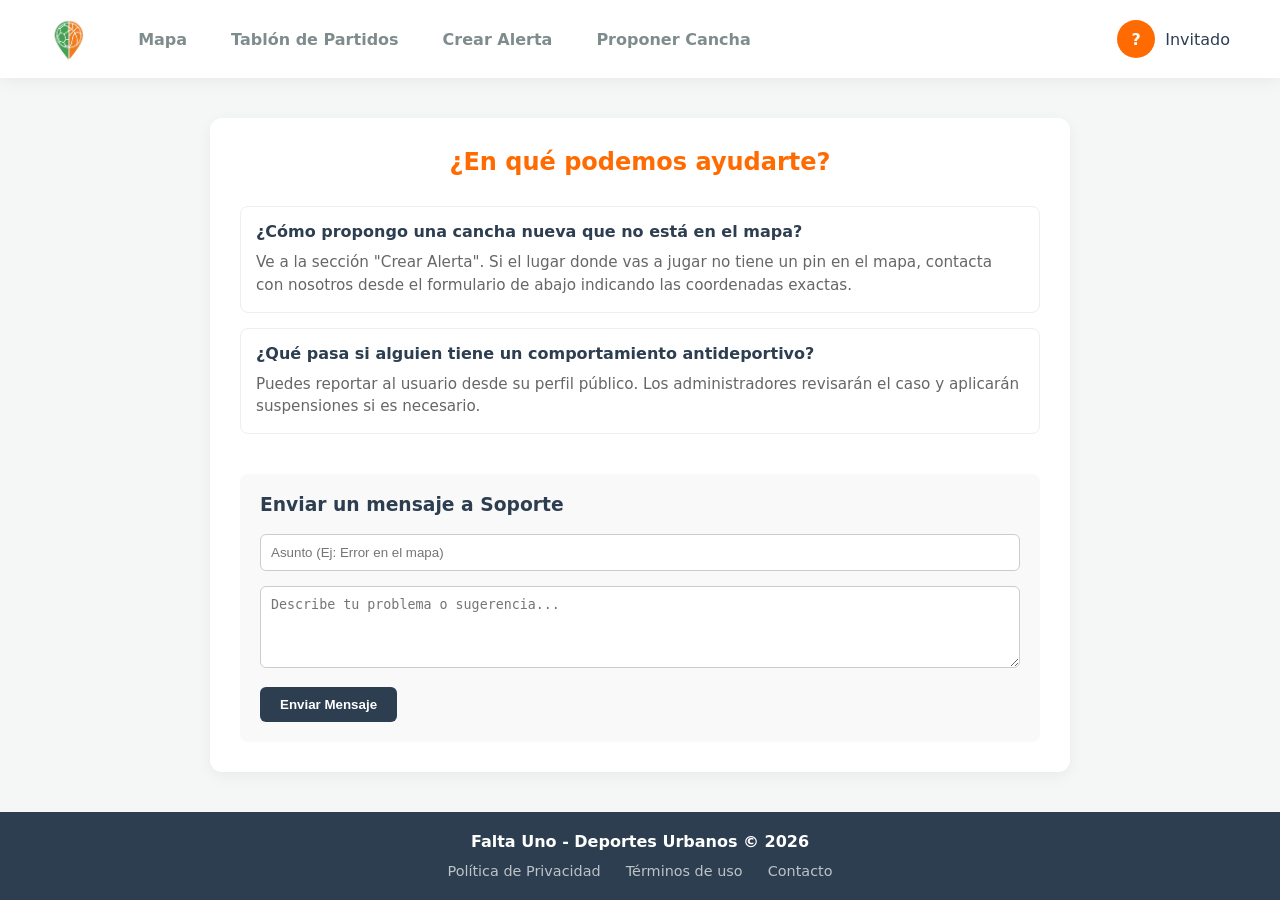
<file: ayuda.html>
<!DOCTYPE html>
<html lang="es">
<head>
    <meta charset="UTF-8">
    <meta name="viewport" content="width=device-width, initial-scale=1.0">
    <title>Falta Uno - Ayuda y Soporte</title>
    <link rel="stylesheet" href="css/global.css">
    <link rel="stylesheet" href="css/ayuda.css">

</head>
<body>
  <header class="main-header">
        <div class="header-left">
            <img src="logo.png" alt="Falta Uno" class="header-logo" onclick="window.location.href='inicio.html'" style="cursor: pointer;">
            
            <nav class="nav-links">
                <a href="inicio.html">Mapa</a>
                <a href="feed.html">Tablón de Partidos</a>
                <a href="crearAlerta.html">Crear Alerta</a>
                <a href="proponerCancha.html">Proponer Cancha</a>
            </nav>
        </div>

        <div class="header-right">
            <div class="user-profile-btn" onclick="toggleMenu()">
                <div class="user-avatar">R</div>
                <span>Rodrigo</span>
            </div>
            
            <div class="dropdown-menu" id="userMenu">
                <a href="perfilUser.html">Mi Perfil <span>></span></a>
                <a href="configuracion.html">Configuración <span>></span></a>
                <a href="ayuda.html" class="active">Ayuda y Soporte <span>></span></a>
                <a href="panelAdmin.html">Panel Admin <span>></span></a>
                <a href="login.html" class="logout-link">Cerrar sesión <span>x</span></a>
            </div>
        </div>
    </header>

    <main class="help-container">
        <h2 class="help-title">¿En qué podemos ayudarte?</h2>

        <div class="faq-box">
            <p class="faq-question">¿Cómo propongo una cancha nueva que no está en el mapa?</p>
            <p class="faq-answer">Ve a la sección "Crear Alerta". Si el lugar donde vas a jugar no tiene un pin en el mapa, contacta con nosotros desde el formulario de abajo indicando las coordenadas exactas.</p>
        </div>

        <div class="faq-box">
            <p class="faq-question">¿Qué pasa si alguien tiene un comportamiento antideportivo?</p>
            <p class="faq-answer">Puedes reportar al usuario desde su perfil público. Los administradores revisarán el caso y aplicarán suspensiones si es necesario.</p>
        </div>

        <div class="contact-form">
            <h3>Enviar un mensaje a Soporte</h3>
            <div class="form-group">
                <input type="text" placeholder="Asunto (Ej: Error en el mapa)">
            </div>
            <div class="form-group">
                <textarea rows="4" placeholder="Describe tu problema o sugerencia..."></textarea>
            </div>
            <button class="btn-send" onclick="alert('Mensaje enviado. Te responderemos pronto.')">Enviar Mensaje</button>
        </div>
    </main>

    <footer class="main-footer">
        <p>Falta Uno - Deportes Urbanos © 2026</p>
        <div class="footer-links">
            <a href="legal.html#privacidad">Política de Privacidad</a>
            <a href="legal.html#terminos">Términos de uso</a>
            <a href="legal.html#contacto">Contacto</a>
        </div>
    </footer>

   <script src="js/global.js"></script>
</body>
</html>
</file>
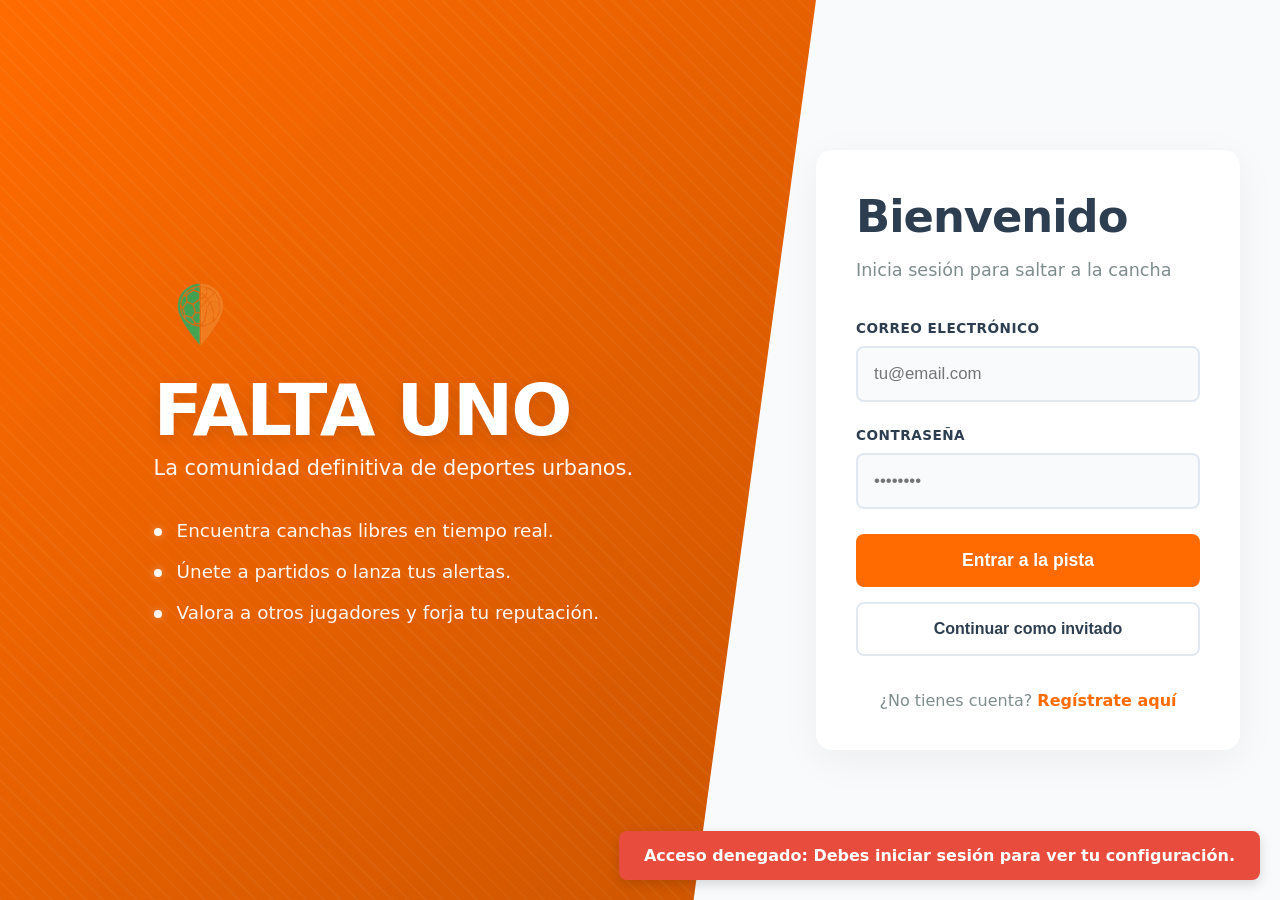
<file: configuracion.html>
<!DOCTYPE html>
<html lang="es">
<head>
    <meta charset="UTF-8">
    <meta name="viewport" content="width=device-width, initial-scale=1.0">
    <title>Falta Uno - Configuración</title>
    <link rel="stylesheet" href="css/global.css">
    <link rel="stylesheet" href="css/configuracion.css">
</head>
<body>

     <header class="main-header">
        <div class="header-left">
            <img src="logo.png" alt="Falta Uno" class="header-logo" onclick="window.location.href='inicio.html'" style="cursor: pointer;">
            
            <nav class="nav-links">
                <a href="inicio.html">Mapa</a>
                <a href="feed.html">Tablón de Partidos</a>
                <a href="crearAlerta.html">Crear Alerta</a>
                <a href="proponerCancha.html">Proponer Cancha</a>
            </nav>
        </div>

        <div class="header-right">
            <div class="user-profile-btn" onclick="toggleMenu()">
                <div class="user-avatar" id="nav-avatar-char">?</div>
                <span id="nav-user-name">Usuario</span>
            </div>
            
            <div class="dropdown-menu" id="userMenu">
                <a href="perfilUser.html">Mi Perfil <span>></span></a>
                <a href="configuracion.html" class="active">Configuración <span>></span></a>
                <a href="ayuda.html">Ayuda y Soporte <span>></span></a>
                <a href="panelAdmin.html">Panel Admin <span>></span></a>
                <a href="login.html" class="logout-link">Cerrar sesión <span>x</span></a>
            </div>
        </div>
    </header>

    <main class="config-container">
        <h2 class="config-title">Configuración de la Cuenta</h2>

        <div class="config-section">
            <h3>Datos de Acceso</h3>
            <div class="form-group">
                <label>Correo Electrónico</label>
                <input type="email" id="config-email" disabled style="background:#f9f9f9; cursor: not-allowed;">
            </div>
            <div class="form-group">
                <label>Nueva Contraseña</label>
                <input type="password" id="config-password" placeholder="Dejar en blanco para no cambiar">
            </div>
        </div>

        <div class="config-section">
            <h3>Notificaciones</h3>
            <div class="toggle-switch">
                <span>Recibir alertas de partidos cerca de mí</span>
                <input type="checkbox" checked>
            </div>
            <div class="toggle-switch">
                <span>Alguien se une a mi partido</span>
                <input type="checkbox" checked>
            </div>
            <div class="toggle-switch">
                <span>Boletín de noticias semanal</span>
                <input type="checkbox">
            </div>
        </div>

        <button class="btn-save" onclick="guardarConfiguracion()">Guardar Cambios</button>
        <div style="clear: both;"></div>
    </main>

    <footer class="main-footer">
        <p>Falta Uno - Deportes Urbanos © 2026</p>
        <div class="footer-links">
            <a href="legal.html#privacidad">Política de Privacidad</a>
            <a href="legal.html#terminos">Términos de uso</a>
            <a href="legal.html#contacto">Contacto</a>
        </div>
    </footer>

   <script src="js/global.js"></script>
   <script src="js/configuracion.js"></script>
</body>
</html>
</file>
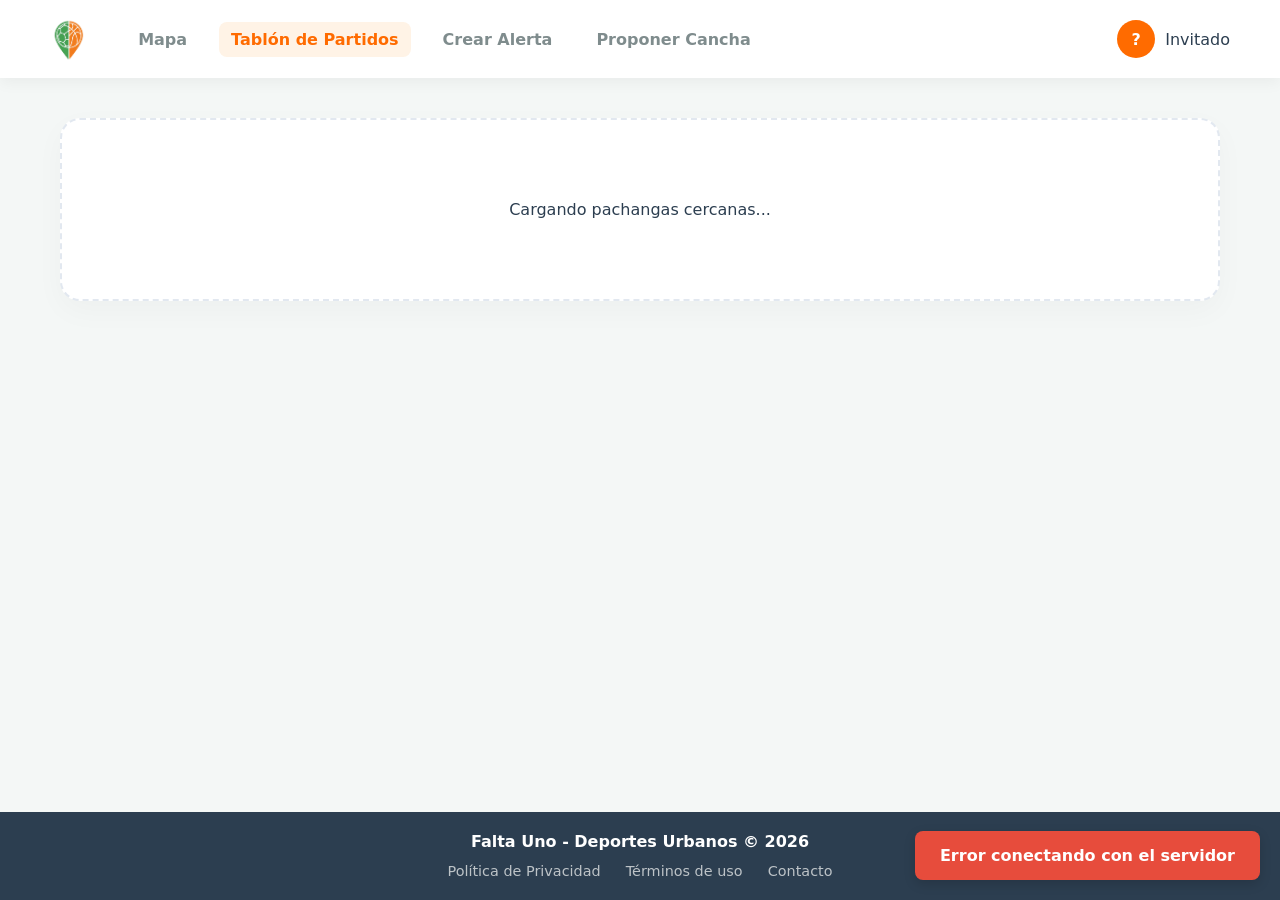
<file: feed.html>
<!DOCTYPE html>
<html lang="es">
<head>
    <meta charset="UTF-8">
    <meta name="viewport" content="width=device-width, initial-scale=1.0">
    <title>Falta Uno - Tablón de Partidos</title>
    <link rel="stylesheet" href="css/global.css">
    <link rel="stylesheet" href="css/feed.css">
</head>
<body>

     <header class="main-header">
        <div class="header-left">
            <img src="logo.png" alt="Falta Uno" class="header-logo" onclick="window.location.href='inicio.html'" style="cursor: pointer;">
            
            <nav class="nav-links">
                <a href="inicio.html">Mapa</a>
                <a href="feed.html" class="active">Tablón de Partidos</a>
                <a href="crearAlerta.html">Crear Alerta</a>
                <a href="proponerCancha.html">Proponer Cancha</a>
            </nav>
        </div>

        <div class="header-right">
            <div class="user-profile-btn" onclick="toggleMenu()">
                <div class="user-avatar">R</div>
                <span>Rodrigo</span>
            </div>
            
            <div class="dropdown-menu" id="userMenu">
                <a href="perfilUser.html">Mi Perfil <span>></span></a>
                <a href="configuracion.html">Configuración <span>></span></a>
                <a href="ayuda.html">Ayuda y Soporte <span>></span></a>
                <a href="panelAdmin.html">Panel Admin <span>></span></a>
                <a href="login.html" class="logout-link">Cerrar sesión <span>x</span></a>
            </div>
        </div>
    </header>

    <main class="app-container" style="flex-grow: 1;">
        <div class="feed-container" id="feed-container">
            <div class="empty-state">Cargando pachangas cercanas...</div>
        </div>
    </main>

    <footer class="main-footer">
        <p>Falta Uno - Deportes Urbanos © 2026</p>
        <div class="footer-links">
            <a href="legal.html#privacidad">Política de Privacidad</a>
            <a href="legal.html#terminos">Términos de uso</a>
            <a href="legal.html#contacto">Contacto</a>
        </div>
    </footer>

    <script src="js/global.js"></script>
    <script src="js/feed.js"></script>
</body>
</html>
</file>
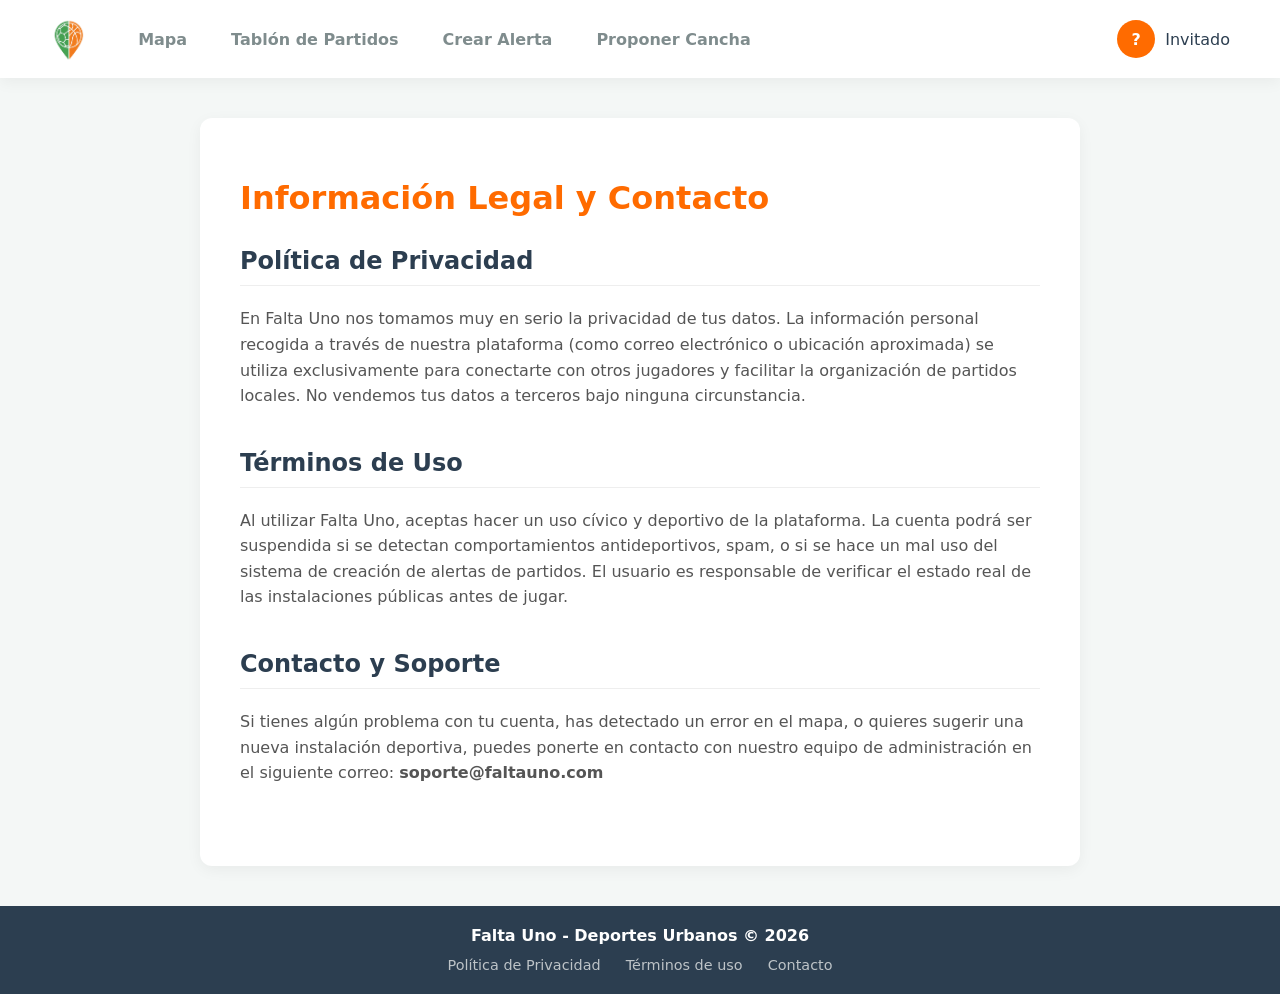
<file: legal.html>
<!DOCTYPE html>
<html lang="es">
<head>
    <meta charset="UTF-8">
    <meta name="viewport" content="width=device-width, initial-scale=1.0">
    <title>Información Legal - Falta Uno</title>
    <link rel="stylesheet" href="css/global.css">
    <link rel="stylesheet" href="css/legal.css">

</head>
<body>

    <header class="main-header">
        <div class="header-left">
            <img src="logo.png" alt="Falta Uno" class="header-logo" onclick="window.location.href='inicio.html'" style="cursor: pointer;">
            
            <nav class="nav-links">
                <a href="inicio.html">Mapa</a>
                <a href="feed.html">Tablón de Partidos</a>
                <a href="crearAlerta.html">Crear Alerta</a>
                <a href="proponerCancha.html">Proponer Cancha</a>
            </nav>
        </div>

        <div class="header-right">
            <div class="user-profile-btn" onclick="toggleMenu()">
                <div class="user-avatar">R</div>
                <span>Rodrigo</span>
            </div>
            
            <div class="dropdown-menu" id="userMenu">
                <a href="perfilUser.html">Mi Perfil <span>></span></a>
                <a href="configuracion.html">Configuración <span>></span></a>
                <a href="ayuda.html">Ayuda y Soporte <span>></span></a>
                <a href="panelAdmin.html">Panel Admin <span>></span></a>
                <a href="login.html" class="logout-link">Cerrar sesión <span>x</span></a>
            </div>
        </div>
    </header>
    <main class="legal-container">
        <h1>Información Legal y Contacto</h1>

        <section id="privacidad" class="legal-section">
            <h2>Política de Privacidad</h2>
            <p>En Falta Uno nos tomamos muy en serio la privacidad de tus datos. La información personal recogida a través de nuestra plataforma (como correo electrónico o ubicación aproximada) se utiliza exclusivamente para conectarte con otros jugadores y facilitar la organización de partidos locales. No vendemos tus datos a terceros bajo ninguna circunstancia.</p>
        </section>

        <section id="terminos" class="legal-section">
            <h2>Términos de Uso</h2>
            <p>Al utilizar Falta Uno, aceptas hacer un uso cívico y deportivo de la plataforma. La cuenta podrá ser suspendida si se detectan comportamientos antideportivos, spam, o si se hace un mal uso del sistema de creación de alertas de partidos. El usuario es responsable de verificar el estado real de las instalaciones públicas antes de jugar.</p>
        </section>

        <section id="contacto" class="legal-section">
            <h2>Contacto y Soporte</h2>
            <p>Si tienes algún problema con tu cuenta, has detectado un error en el mapa, o quieres sugerir una nueva instalación deportiva, puedes ponerte en contacto con nuestro equipo de administración en el siguiente correo: <b>soporte@faltauno.com</b></p>
        </section>
    </main>

    <footer class="main-footer">
        <p>Falta Uno - Deportes Urbanos © 2026</p>
        <div class="footer-links">
            <a href="legal.html#privacidad">Política de Privacidad</a>
            <a href="legal.html#terminos">Términos de uso</a>
            <a href="legal.html#contacto">Contacto</a>
        </div>
    </footer>
<script src="js/global.js"></script>
</body>

</html>
</file>
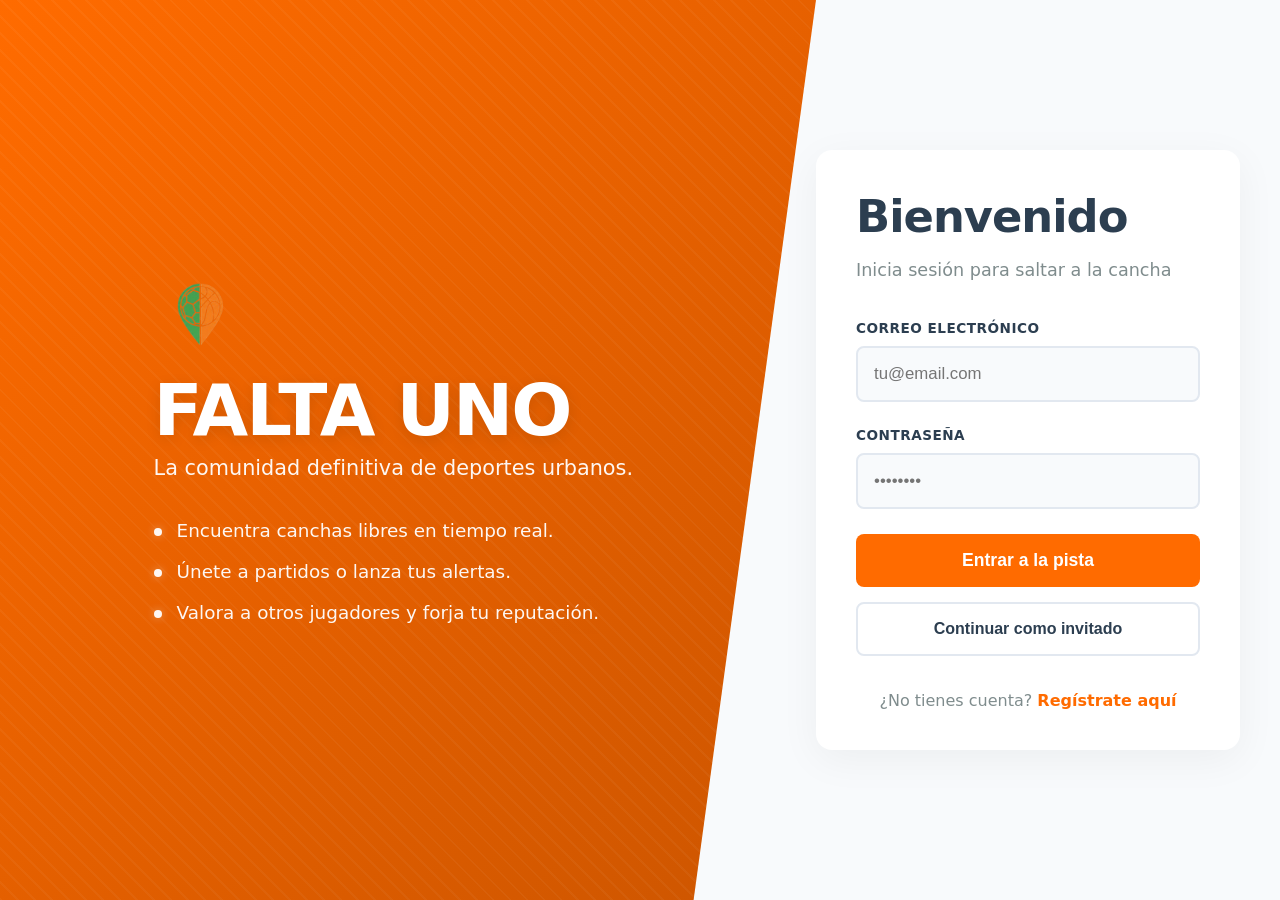
<file: login.html>
<!DOCTYPE html>
<html lang="es">
<head>
    <meta charset="UTF-8">
    <meta name="viewport" content="width=device-width, initial-scale=1.0">
    <title>Falta Uno - Iniciar Sesión</title>
    <link rel="stylesheet" href="css/global.css">
    <link rel="stylesheet" href="css/login.css">
</head>
<body class="login-dynamic">

    <div class="diagonal-layout">
        
        <div class="diagonal-brand">
            <img src="logo.png" alt="Falta Uno" class="diagonal-logo">
            <h1 class="diagonal-title">FALTA UNO</h1>
            <p class="diagonal-subtitle">La comunidad definitiva de deportes urbanos.</p>

            <ul class="diagonal-features">
                <li><span class="feature-dot"></span>Encuentra canchas libres en tiempo real.</li>
                <li><span class="feature-dot"></span>Únete a partidos o lanza tus alertas.</li>
                <li><span class="feature-dot"></span>Valora a otros jugadores y forja tu reputación.</li>
            </ul>
        </div>

        <div class="diagonal-form-wrapper">
            <div class="diagonal-form">
                <h2>Bienvenido</h2>
                <p class="form-desc">Inicia sesión para saltar a la cancha</p>

                <div class="input-group">
                    <label>Correo Electrónico</label>
                    <input type="email" id="email" placeholder="tu@email.com">
                </div>

                <div class="input-group">
                    <label>Contraseña</label>
                    <input type="password" id="password" placeholder="••••••••">
                </div>

                <button class="btn-diagonal" onclick="iniciarSesion()">Entrar a la pista</button>
                <button class="btn-diagonal-outline" onclick="entrarComoInvitado()">Continuar como invitado</button>

                <div class="form-footer">
                    ¿No tienes cuenta? <a href="registro.html">Regístrate aquí</a>
                </div>
            </div>
        </div>
    </div>

    <script src="js/global.js"></script>
    <script src="js/login.js"></script>
</body>
</html>
</file>
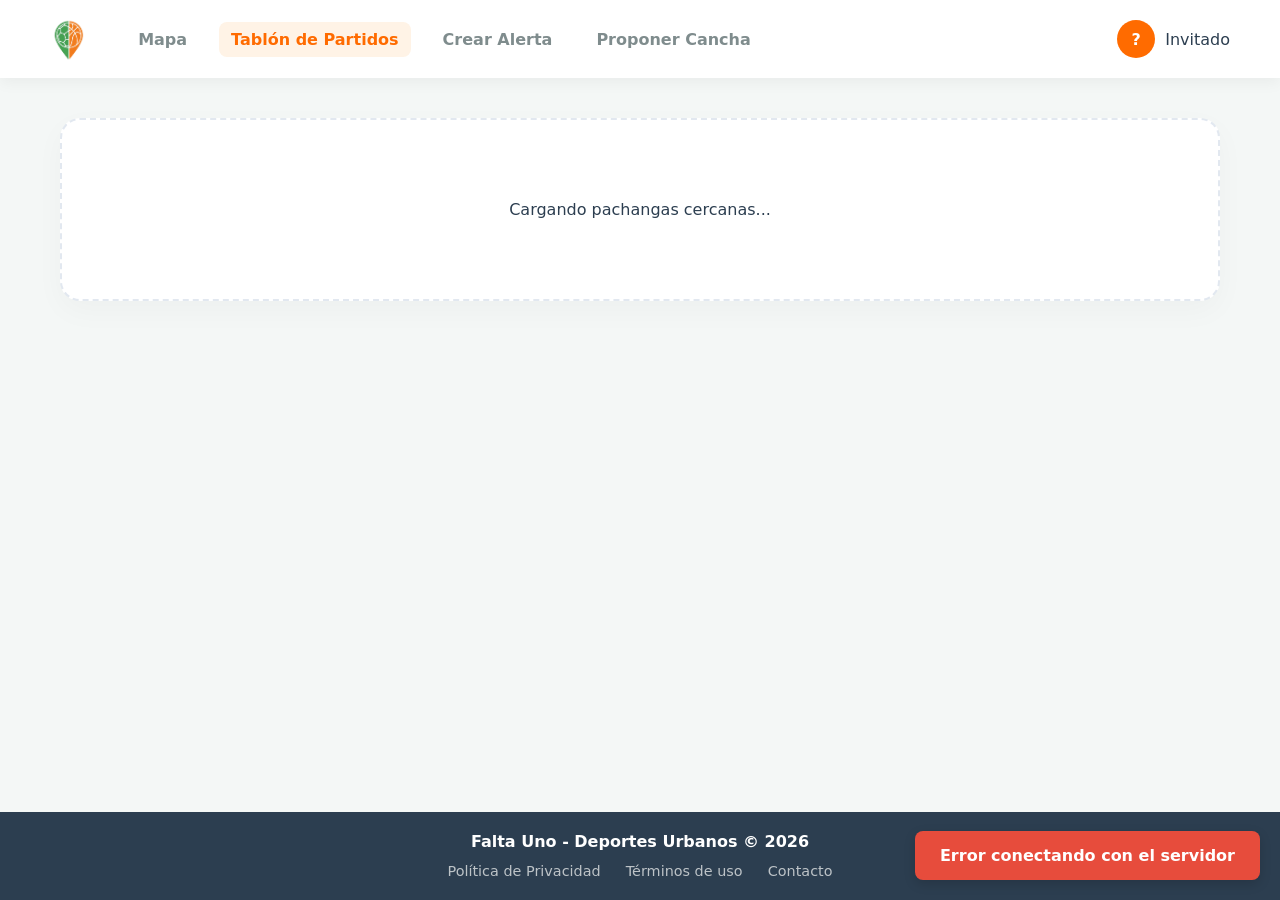
<file: perfilPublico.html>
<!DOCTYPE html>
<html lang="es">
<head>
    <meta charset="UTF-8">
    <meta name="viewport" content="width=device-width, initial-scale=1.0">
    <title>Falta Uno - Perfil Público</title>
    <link rel="stylesheet" href="css/global.css">
    <link rel="stylesheet" href="css/perfilPublico.css">
</head>
<body>

     <header class="main-header">
        <div class="header-left">
            <img src="logo.png" alt="Falta Uno" class="header-logo" onclick="window.location.href='inicio.html'" style="cursor: pointer;">
            
            <nav class="nav-links">
                <a href="inicio.html">Mapa</a>
                <a href="feed.html">Tablón de Partidos</a>
                <a href="crearAlerta.html">Crear Alerta</a>
                <a href="proponerCancha.html">Proponer Cancha</a>
            </nav>
        </div>

        <div class="header-right">
            <div class="user-profile-btn" onclick="toggleMenu()">
                <div class="user-avatar">R</div>
                <span>Rodrigo</span>
            </div>
            
            <div class="dropdown-menu" id="userMenu">
                <a href="perfilUser.html">Mi Perfil <span>></span></a>
                <a href="configuracion.html">Configuración <span>></span></a>
                <a href="ayuda.html">Ayuda y Soporte <span>></span></a>
                <a href="panelAdmin.html">Panel Admin <span>></span></a>
                <a href="login.html" class="logout-link">Cerrar sesión <span>x</span></a>
            </div>
        </div>
    </header>
    
    <main class="public-profile-container">
        
        <div class="user-card">
            <div class="avatar-large" id="perfil-publico-avatar">?</div>
            <h1 class="user-name" id="perfil-publico-nombre">Cargando...</h1>
            <div class="user-meta">Jugador en <span id="perfil-publico-ciudad">...</span></div>

            <div class="rating-section">
                <p class="rating-title">Valorar a este jugador</p>
                <div class="interactive-stars">
                    <span class="star">&#9733;</span>
                    <span class="star">&#9733;</span>
                    <span class="star">&#9733;</span>
                    <span class="star">&#9733;</span>
                    <span class="star">&#9733;</span>
                </div>
                <p style="font-size: 0.85em; color: var(--text-muted); margin-top: 10px;">
                    Valora su puntualidad y comportamiento en la cancha.
                </p>
            </div>

            <div class="public-stats-grid">
                <div class="stat-box">
                    <div class="stat-value" id="perfil-publico-estrellas" style="font-size: 1.2em;">0 / 5</div>
                    <div class="stat-label">Valoración Media</div>
                </div>
                <div class="stat-box">
                    <div class="stat-value">18</div>
                    <div class="stat-label">Partidos Organizados</div>
                </div>
                <div class="stat-box">
                    <div class="stat-value">34</div>
                    <div class="stat-label">Veces Apuntado</div>
                </div>
            </div>
        </div>
    </main>

    <footer class="main-footer">
        <p>Falta Uno - Deportes Urbanos © 2026</p>
        <div class="footer-links">
            <a href="legal.html#privacidad">Política de Privacidad</a>
            <a href="legal.html#terminos">Términos de uso</a>
            <a href="legal.html#contacto">Contacto</a>
        </div>
    </footer>

    <script src="js/global.js"></script>
    <script src="js/perfilPublico.js"></script>
</body>
</html>
</file>
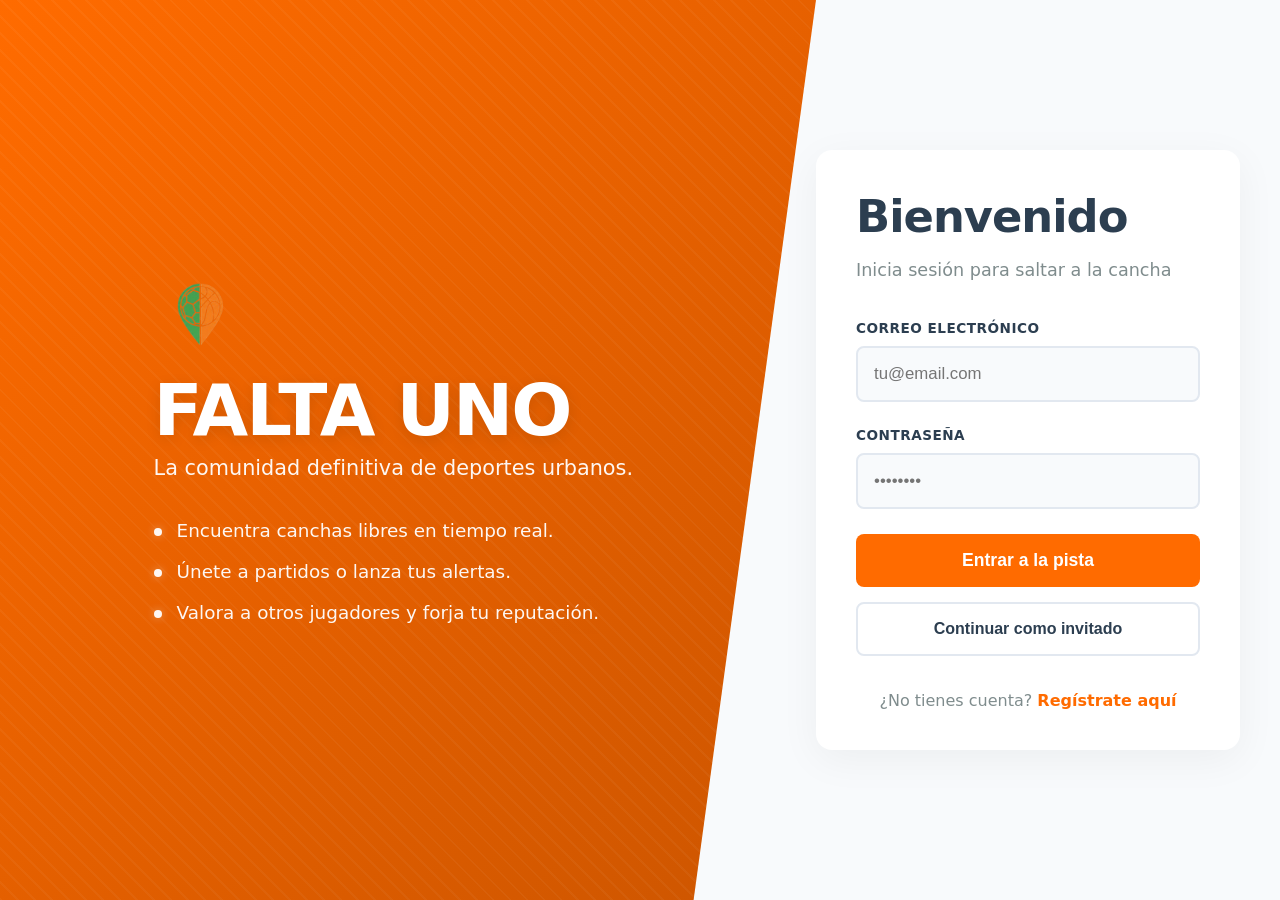
<file: perfilUser.html>
<!DOCTYPE html>
<html lang="es">
<head>
    <meta charset="UTF-8">
    <meta name="viewport" content="width=device-width, initial-scale=1.0">
    <title>Falta Uno - Perfil de Usuario</title>
    <link rel="stylesheet" href="css/global.css">
    <link rel="stylesheet" href="css/perfil.css">
</head>
<body>

    <header class="main-header">
        <div class="header-left">
            <img src="logo.png" alt="Falta Uno" class="header-logo" onclick="window.location.href='inicio.html'" style="cursor: pointer;">
            
            <nav class="nav-links">
                <a href="inicio.html">Mapa</a>
                <a href="feed.html">Tablón de Partidos</a>
                <a href="crearAlerta.html">Crear Alerta</a>
                <a href="proponerCancha.html">Proponer Cancha</a>
            </nav>
        </div>

        <div class="header-right">
            <div class="user-profile-btn" onclick="toggleMenu()">
                <div class="user-avatar">R</div>
                <span>Rodrigo</span>
            </div>
            
            <div class="dropdown-menu" id="userMenu">
                <a href="perfilUser.html">Mi Perfil <span>&gt;</span></a>
                <a href="configuracion.html">Configuración <span>&gt;</span></a>
                <a href="ayuda.html">Ayuda y Soporte <span>&gt;</span></a>
                <a href="panelAdmin.html">Panel Admin <span>&gt;</span></a>
                <a href="login.html" class="logout-link">Cerrar sesión <span>x</span></a>
            </div>
        </div>
    </header>

    <main class="profile-container">
        <h1 class="profile-title">Perfil de usuario</h1>

        <div class="user-info-section">
            <div class="big-avatar" id="perfil-avatar">?</div>
            <div class="user-details">
                <div class="info-group">
                    <label>Nombre completo</label>
                    <input type="text" id="perfil-nombre" value="" readonly>
                </div>
                <div class="info-group">
                    <label>Ciudad</label>
                    <input type="text" id="perfil-ciudad" value="" placeholder="Añade tu ciudad...">
                </div>
                <div class="info-group">
                    <label>Rol de la cuenta</label>
                    <input type="text" id="perfil-rol" value="" readonly style="background-color: #f5f5f5;">
                </div>
            </div>
        </div>

        <div class="dashboard-grid">
            <div class="stats-box">
                <h3>Estadísticas</h3>
                <div class="stat-item">
                    <span id="stat-partidos">Partidos jugados (0)</span>
                    <div class="progress-bar-bg"><div id="bar-partidos" class="progress-bar-fill" style="width: 0%;"></div></div>
                </div>
                <div class="stat-item">
                    <span id="stat-alertas">Alertas Enviadas (0)</span>
                    <div class="progress-bar-bg"><div id="bar-alertas" class="progress-bar-fill" style="width: 0%;"></div></div>
                </div>
                <div class="stat-item">
                    <span id="stat-pistas">Pistas descubiertas (0)</span>
                    <div class="progress-bar-bg"><div id="bar-pistas" class="progress-bar-fill" style="width: 0%;"></div></div>
                </div>
            </div>

            <div class="rating-box">
                <h3>VALORACIÓN MEDIA</h3>
                <div style="font-size: 0.9em; opacity: 0.9;">Tu puntuación como organizador</div>
                <div class="rating-stars" id="perfil-estrellas">
                    </div>
            </div>

            <div class="activity-box">
                <h3>Actividad Reciente</h3>
                <ul class="activity-list" id="lista-actividad">
                    <!-- Contenido inyectado desde JS -->
                </ul>
            </div>
        </div>

        <section class="requests-section">
            <h3>Mis Solicitudes de Instalaciones</h3>
            <table class="requests-table">
                <thead>
                    <tr>
                        <th>Nombre de la Cancha</th>
                        <th>Fecha Solicitud</th>
                        <th>Deporte</th>
                        <th>Estado</th>
                    </tr>
                </thead>
                <tbody id="requests-table-body">
                    </tbody>
            </table>
        </section>

        <div class="action-buttons">
            <button class="btn btn-edit" onclick="mostrarNotificacion('Perfil actualizado', 'exito')">Guardar Cambios</button>
            <button class="btn btn-logout" onclick="window.location.href='login.html'">Cerrar Sesión</button>
        </div>
    </main>

    <footer class="main-footer">
        <p>Falta Uno - Deportes Urbanos © 2026</p>
        <div class="footer-links">
            <a href="legal.html#privacidad">Política de Privacidad</a>
            <a href="legal.html#terminos">Términos de uso</a>
            <a href="legal.html#contacto">Contacto</a>
        </div>
    </footer>

    <script src="js/global.js"></script>
    <script src="js/perfil.js"></script>
</body>
</html>
</file>
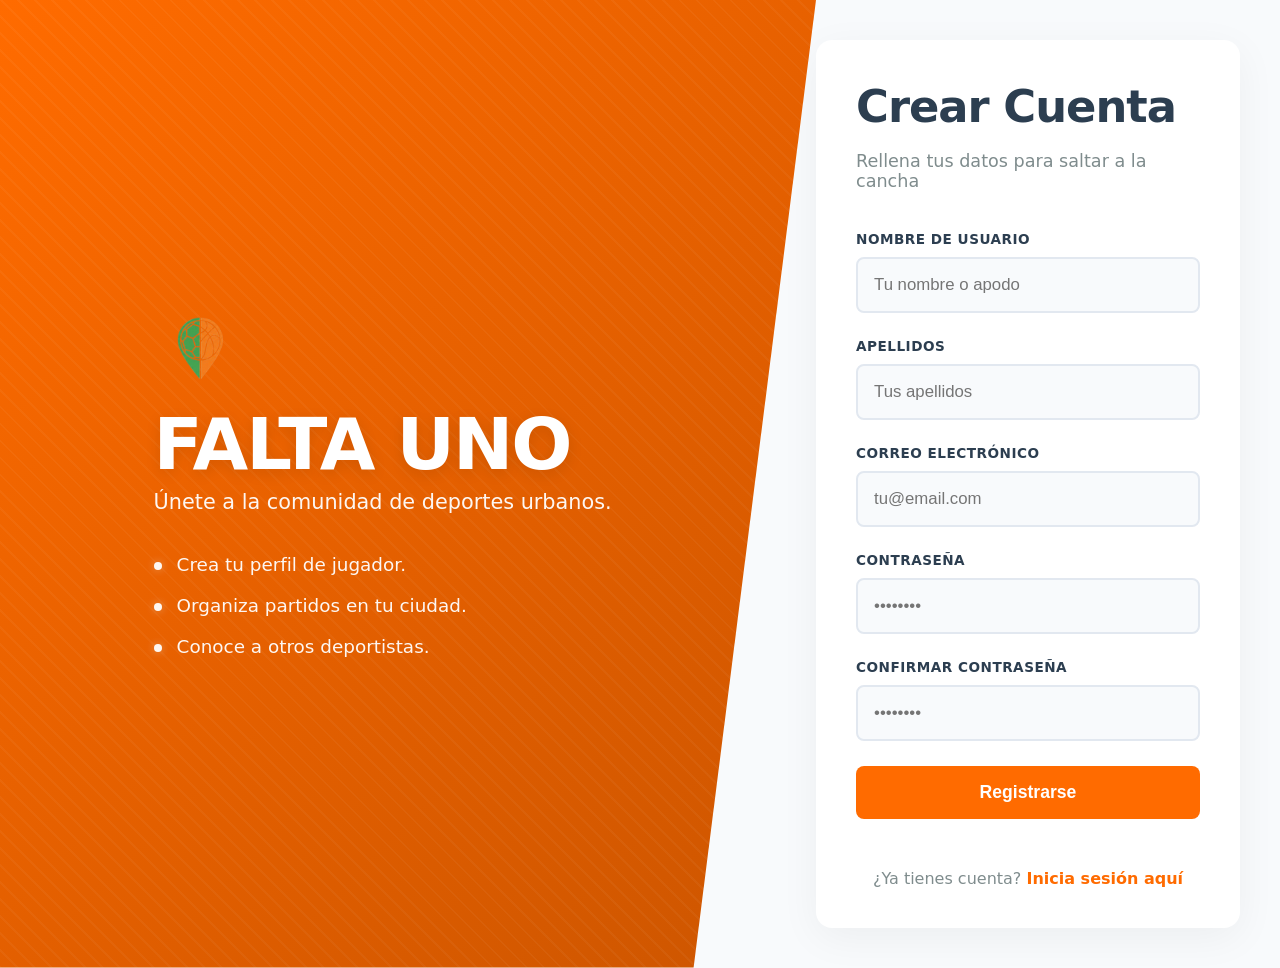
<file: registro.html>
<!DOCTYPE html>
<html lang="es">
<head>
    <meta charset="UTF-8">
    <meta name="viewport" content="width=device-width, initial-scale=1.0">
    <title>Falta Uno - Registro</title>
    <link rel="stylesheet" href="css/global.css">
    <link rel="stylesheet" href="css/login.css">
</head>
<body class="login-dynamic">

    <div class="diagonal-layout">
        
        <div class="diagonal-brand">
            <img src="logo.png" alt="Falta Uno" class="diagonal-logo" onclick="window.location.href='inicio.html'" style="cursor: pointer;">
            <h1 class="diagonal-title">FALTA UNO</h1>
            <p class="diagonal-subtitle">Únete a la comunidad de deportes urbanos.</p>

            <ul class="diagonal-features">
                <li><span class="feature-dot"></span>Crea tu perfil de jugador.</li>
                <li><span class="feature-dot"></span>Organiza partidos en tu ciudad.</li>
                <li><span class="feature-dot"></span>Conoce a otros deportistas.</li>
            </ul>
        </div>

        <div class="diagonal-form-wrapper">
            <div class="diagonal-form">
                <h2>Crear Cuenta</h2>
                <p class="form-desc">Rellena tus datos para saltar a la cancha</p>

                <div class="input-group">
                    <label>Nombre de Usuario</label>
                    <input type="text" id="reg-nombre" placeholder="Tu nombre o apodo">
                </div>
                <div class="input-group">
                    <label>Apellidos</label>
                    <input type="text" id="reg-apellidos" placeholder="Tus apellidos">
                </div>

                <div class="input-group">
                    <label>Correo Electrónico</label>
                    <input type="email" id="reg-email" placeholder="tu@email.com">
                </div>

                <div class="input-group">
                    <label>Contraseña</label>
                    <input type="password" id="reg-password" placeholder="••••••••">
                </div>

                <div class="input-group">
                    <label>Confirmar Contraseña</label>
                    <input type="password" id="reg-password-confirm" placeholder="••••••••">
                </div>

                <button class="btn-diagonal" onclick="registrarUsuario()">Registrarse</button>

                <div class="form-footer">
                    ¿Ya tienes cuenta? <a href="login.html">Inicia sesión aquí</a>
                </div>
            </div>
        </div>
    </div>

    <script src="js/global.js"></script>
    <script src="js/registro.js"></script>
</body>
</html>
</file>
<file: css/global.css>
/* css/global.css */
:root {
    --primary-orange: #ff6b00;
    --hover-orange: #e65c00;
    --bg-color: #f4f7f6;
    --card-bg: #ffffff;
    --text-main: #2c3e50;
    --text-muted: #7f8c8d;
}

body {
    margin: 0;
    padding: 0;
    font-family: 'Segoe UI', system-ui, sans-serif;
    background-color: var(--bg-color);
    color: var(--text-main);
    display: flex;
    flex-direction: column;
    min-height: 100vh; /* Para que el footer siempre se quede abajo */
}

/* --- HEADER DINÁMICO --- */
.main-header {
    background-color: var(--card-bg);
    padding: 15px 40px;
    display: flex;
    justify-content: space-between;
    align-items: center;
    box-shadow: 0 4px 15px rgba(0,0,0,0.05);
    position: sticky;
    top: 0;
    z-index: 1000;
}

.header-left {
    display: flex;
    align-items: center;
    gap: 30px;
}

.header-logo {
    height: 45px;
    cursor: pointer;
    transition: transform 0.2s;
}

.header-logo:hover {
    transform: scale(1.05);
}

/* Navegación principal */
.nav-links {
    display: flex;
    gap: 20px;
}

.nav-links a {
    text-decoration: none;
    color: var(--text-muted);
    font-weight: bold;
    padding: 8px 12px;
    border-radius: 8px;
    transition: all 0.3s ease;
}

.nav-links a:hover {
    background-color: #fff3e6;
    color: var(--primary-orange);
}

.nav-links a.active {
    color: var(--primary-orange);
    background-color: #fff3e6;
}

/* Usuario a la derecha */
.header-right {
    position: relative;
}

.user-profile-btn {
    display: flex;
    align-items: center;
    gap: 10px;
    cursor: pointer;
    padding: 5px 10px;
    border-radius: 20px;
    transition: background 0.2s;
}

.user-profile-btn:hover {
    background-color: #f0f0f0;
}

.user-avatar {
    width: 38px; height: 38px;
    background-color: var(--primary-orange);
    color: white;
    border-radius: 50%;
    display: flex; justify-content: center; align-items: center;
    font-weight: bold;
}
/* --- MENÚ DESPLEGABLE DEL USUARIO (Añadir al final de global.css) --- */
.header-right {
    position: relative; /* Clave para que el menú flote justo debajo */
}

.dropdown-menu {
    display: none;
    position: absolute;
    top: 65px;
    right: 0;
    background-color: var(--card-bg);
    border: 1px solid #eee;
    width: 220px;
    border-radius: 12px;
    box-shadow: 0 10px 25px rgba(0,0,0,0.1);
    z-index: 1000;
    flex-direction: column;
    padding: 10px 0;
    overflow: hidden;
}

.dropdown-menu.active {
    display: flex;
}

.dropdown-menu a {
    color: var(--text-main);
    text-decoration: none;
    padding: 12px 20px;
    font-size: 14px;
    display: flex;
    justify-content: space-between;
    transition: background 0.2s;
}

.dropdown-menu a:hover {
    background-color: #f4f7f6;
    color: var(--primary-orange);
}

.dropdown-menu .logout-link {
    border-top: 1px solid #eee;
    color: #e74c3c;
    margin-top: 5px;
}
.dropdown-menu .logout-link:hover {
    background-color: #fdf0ed;
}

/* --- FOOTER --- */
.main-footer {
    background-color: #2c3e50;
    color: white;
    text-align: center;
    padding: 20px;
    margin-top: auto; /* Empuja el footer al fondo de la pantalla */
}

.main-footer p { margin: 0 0 10px 0; font-weight: bold;}
.footer-links a { color: #bdc3c7; text-decoration: none; margin: 0 10px; font-size: 0.9em; transition: color 0.2s;}
.footer-links a:hover { color: var(--primary-orange); }
/* --- NOTIFICACIONES INTEGRADAS (TOASTS) --- */
.toast-container {
    position: fixed;
    bottom: 25px;
    right: 25px;
    z-index: 9999;
    display: flex;
    flex-direction: column;
    gap: 10px;
}

.toast {
    min-width: 250px;
    padding: 15px 20px;
    border-radius: 8px;
    color: white;
    font-weight: bold;
    box-shadow: 0 4px 15px rgba(0,0,0,0.15);
    display: flex;
    align-items: center;
    gap: 10px;
    /* Animaciones de entrada y salida */
    animation: slideInToast 0.3s ease forwards, fadeOutToast 0.3s ease forwards 2.7s;
}

.toast.exito { background-color: #2ecc71; } /* Verde */
.toast.error { background-color: #e74c3c; } /* Rojo */
.toast.info { background-color: var(--primary-orange); } /* Naranja */

@keyframes slideInToast {
    from { transform: translateX(100%); opacity: 0; }
    to { transform: translateX(0); opacity: 1; }
}
@keyframes fadeOutToast {
    from { opacity: 1; }
    to { opacity: 0; display: none; }
}
/* ==========================================
   📱 DISEÑO RESPONSIVE (MÓVILES Y TABLETS) - VERSIÓN LIMPIA Y CORREGIDA
   ========================================== */

/* ==========================================
   📱 DISEÑO RESPONSIVE (MÓVILES Y TABLETS) - DEFINITIVO
   ========================================== */

@media (max-width: 768px) {
    
    /* Evita scroll horizontal en toda la página */
    body { 
        overflow-x: hidden !important; 
    }

    /* 1. CABECERA Y MENÚ */
    .main-header {
        flex-direction: column !important;
        height: auto !important;
        padding: 15px !important;
    }
    
    .header-left {
        flex-direction: column !important;
        width: 100% !important;
    }

    .nav-links {
        flex-wrap: wrap !important;
        justify-content: center !important;
    }

    .header-right {
        width: 100% !important;
        justify-content: center !important;
    }

    /* 2. VISTA MAPA (inicio.html) */
    .main-content {
        display: flex !important;
        flex-direction: column !important; 
        padding: 10px !important; /* Reducimos el espacio gris sobrante en móviles */
        gap: 15px !important;
    }
    
    .map-section {
        width: 100% !important;
        height: 55vh !important; /* Le damos un poco más de altura */
        min-height: 400px !important;
        margin: 0 !important;
        padding: 5px !important; /* Reducimos el borde blanco para que el mapa sea más grande */
        display: flex !important;
        flex-direction: column !important;
        box-sizing: border-box !important;
    }
    
    #map {
        width: 100% !important;
        height: 100% !important; /* Obligamos a que pise cualquier altura fija de inicio.css */
        flex-grow: 1 !important; /* Obliga al mapa a rellenar todo el espacio disponible */
        border-radius: 8px !important;
        z-index: 1 !important;
    }

    .sidebar {
        width: 100% !important;
        box-sizing: border-box !important;
        padding: 10px !important;
    }

    /* 3. PANEL ADMIN Y PERFIL */
    .dashboard-grid, 
    .public-stats-grid {
        display: grid !important; 
        grid-template-columns: 1fr !important; /* Obliga a 1 sola columna vertical */
    }
    
    .admin-card {
        width: 100% !important;
        box-sizing: border-box !important;
        overflow: hidden !important; /* Corta lo que sobre para no romper la pantalla */
    }

    /* Ajuste específico para que el minimapa del admin se vea bien */
    [id^="mapa-admin-"] {
        width: 100% !important;
        height: 250px !important;
    }

    /* 4. TABLÓN DE ANUNCIOS */
    .alerta-card {
        width: 100% !important;
        box-sizing: border-box !important;
    }

    /* 5. TABLAS (Mi perfil): Scroll suave horizontal */
    table {
        display: block !important;
        width: 100% !important;
        overflow-x: auto !important;
        white-space: nowrap !important;
    }
}
</file>
<file: css/ayuda.css>
.help-container {
    max-width: 800px; margin: 40px auto; padding: 30px;
    background: white; border-radius: 12px; box-shadow: 0 4px 15px rgba(0,0,0,0.05);
    flex-grow: 1;
 }
.help-title { color: var(--primary-orange); margin-top: 0; text-align: center; margin-bottom: 30px;}
        
.faq-box { border: 1px solid #eee; border-radius: 8px; margin-bottom: 15px; padding: 15px; }
.faq-question { font-weight: bold; color: var(--text-main); margin: 0 0 10px 0; }
.faq-answer { color: #666; font-size: 0.95em; margin: 0; line-height: 1.5; }

.contact-form { margin-top: 40px; background: #f9f9f9; padding: 20px; border-radius: 8px; }
.contact-form h3 { margin-top: 0; }
.form-group { margin-bottom: 15px; }
.form-group input, .form-group textarea { width: 100%; padding: 10px; border: 1px solid #ccc; border-radius: 6px; box-sizing: border-box; }
.btn-send { background-color: var(--text-main); color: white; border: none; padding: 10px 20px; border-radius: 6px; cursor: pointer; font-weight: bold;}
</file>
<file: css/configuracion.css>
.config-container {
            max-width: 800px; margin: 40px auto; padding: 30px;
            background: white; border-radius: 12px; box-shadow: 0 4px 15px rgba(0,0,0,0.05);
            flex-grow: 1;
        }
        .config-title { color: var(--primary-orange); margin-top: 0; border-bottom: 2px solid #f0f0f0; padding-bottom: 15px;}
        .config-section { margin-bottom: 30px; }
        .config-section h3 { color: var(--text-main); margin-bottom: 15px; }
        .form-group { margin-bottom: 15px; }
        .form-group label { display: block; font-weight: bold; margin-bottom: 8px; font-size: 0.9em; color: #555;}
        .form-group input { width: 100%; padding: 10px; border: 1px solid #ccc; border-radius: 6px; box-sizing: border-box; }
        .toggle-switch { display: flex; align-items: center; justify-content: space-between; padding: 10px 0; border-bottom: 1px solid #eee; }
        .btn-save { background-color: var(--primary-orange); color: white; border: none; padding: 12px 25px; border-radius: 6px; font-weight: bold; cursor: pointer; float: right;}
</file>
<file: css/feed.css>
/* css/feed.css */

.app-container {
    max-width: 1200px;
    margin: 40px auto;
    padding: 0 20px;
    width: 100%;
    box-sizing: border-box;
    font-family: 'Segoe UI', system-ui, sans-serif;
}

.feed-container {
    display: grid;
    grid-template-columns: repeat(auto-fill, minmax(340px, 1fr));
    gap: 30px;
}

/* --- TICKET --- */
.match-ticket {
    background: #ffffff;
    border-radius: 20px;
    box-shadow: 0 10px 30px rgba(0,0,0,0.06);
    overflow: hidden;
    display: flex;
    flex-direction: column;
    transition: transform 0.3s cubic-bezier(0.175, 0.885, 0.32, 1.275), box-shadow 0.3s ease;
    border: 1px solid #f0f0f0;
}

.match-ticket:hover {
    transform: translateY(-8px);
    box-shadow: 0 15px 35px rgba(255, 107, 0, 0.15);
}

.ticket-header {
    padding: 15px 20px;
    display: flex;
    justify-content: space-between;
    align-items: center;
    color: white;
}

.sport-futbol { background: linear-gradient(135deg, #2ecc71, #27ae60); }
.sport-basket { background: linear-gradient(135deg, #e67e22, #d35400); }
.sport-voley { background: linear-gradient(135deg, #9b59b6, #8e44ad); }
.sport-default { background: linear-gradient(135deg, #34495e, #2c3e50); }

.sport-badge {
    font-weight: 800;
    font-size: 0.9em;
    letter-spacing: 0.5px;
}

.date-badge {
    background: rgba(255, 255, 255, 0.2);
    padding: 5px 12px;
    border-radius: 20px;
    font-size: 0.85em;
    font-weight: bold;
    backdrop-filter: blur(5px);
}

.ticket-body {
    padding: 25px;
    flex-grow: 1;
    display: flex;
    flex-direction: column;
    gap: 20px;
}

.missing-players-wrapper {
    text-align: center;
    padding-bottom: 20px;
    border-bottom: 2px dashed #eee;
}

.missing-label {
    display: block;
    color: #95a5a6;
    font-size: 0.85em;
    font-weight: 800;
    letter-spacing: 1.5px;
    margin-bottom: -5px;
}

.missing-number {
    font-size: 3.5em;
    font-weight: 900;
    color: var(--primary-orange, #ff6b00);
    margin: 0;
    line-height: 1;
}

.missing-number.critical {
    color: #e74c3c;
}

.missing-number span {
    font-size: 0.25em;
    color: #7f8c8d;
    font-weight: 600;
    text-transform: uppercase;
    display: inline-block;
    transform: translateY(-8px);
}

/* --- DETALLES LIMPIOS --- */
.match-details {
    display: flex;
    flex-direction: column;
    gap: 12px;
    background: #f8fafc;
    padding: 18px;
    border-radius: 12px;
}

.detail-row {
    display: flex;
    align-items: center;
    gap: 10px;
}

.detail-icon-text {
    font-size: 0.8em;
    font-weight: 800;
    color: var(--text-muted, #95a5a6);
    text-transform: uppercase;
    letter-spacing: 0.5px;
    width: 65px; /* Alineación vertical perfecta */
}

.detail-text {
    font-size: 0.95em;
    color: var(--text-main, #2c3e50);
}

.host-section {
    background: #ffffff;
    border: 2px solid #f8fafc;
    padding: 12px 15px;
    border-radius: 12px;
    display: flex;
    align-items: center;
    gap: 15px;
    cursor: pointer;
    transition: border-color 0.2s;
    margin-top: 5px;
}

.host-section:hover {
    border-color: #e2e8f0;
}

.host-avatar {
    width: 40px;
    height: 40px;
    background: var(--text-main, #2c3e50);
    color: white;
    border-radius: 50%;
    display: flex;
    justify-content: center;
    align-items: center;
    font-weight: bold;
    font-size: 1.2em;
}

.host-info {
    display: flex;
    flex-direction: column;
}

.host-label {
    font-size: 0.75em;
    color: #95a5a6;
    text-transform: uppercase;
    font-weight: bold;
}

.host-name {
    font-size: 1em;
    font-weight: 700;
    color: var(--text-main, #2c3e50);
}

.host-stars {
    font-size: 0.85em;
    font-weight: normal;
    color: var(--primary-orange, #ff6b00);
}

.ticket-footer {
    padding: 0 25px 25px 25px;
}

.btn-apuntarse {
    width: 100%;
    padding: 16px;
    background-color: var(--primary-orange, #ff6b00);
    color: white;
    border: none;
    border-radius: 12px;
    font-size: 1.15em;
    font-weight: bold;
    cursor: pointer;
    transition: all 0.3s;
    box-shadow: 0 4px 15px rgba(255, 107, 0, 0.3);
}

.btn-apuntarse:hover {
    background-color: #e65c00;
    transform: translateY(-2px);
    box-shadow: 0 6px 20px rgba(255, 107, 0, 0.4);
}

.btn-apuntarse.success {
    background-color: #2ecc71;
    box-shadow: none;
    cursor: default;
}
.btn-apuntarse.success:hover { transform: none; }

/* Estado vacío mejorado sin emojis */
.empty-state {
    grid-column: 1 / -1;
    text-align: center;
    padding: 80px 20px;
    background: #ffffff;
    border-radius: 20px;
    box-shadow: 0 10px 30px rgba(0,0,0,0.03);
    border: 2px dashed #e2e8f0;
}

.empty-state h2 {
    color: var(--text-main, #2c3e50);
    margin-bottom: 10px;
    font-size: 2em;
}

.empty-state p {
    color: var(--text-muted, #7f8c8d);
    font-size: 1.1em;
    margin-bottom: 25px;
}

.btn-create-empty {
    background-color: var(--primary-orange, #ff6b00);
    color: white;
    padding: 14px 30px;
    border: none;
    border-radius: 10px;
    font-size: 1.1em;
    font-weight: bold;
    cursor: pointer;
    transition: all 0.2s;
}

.btn-create-empty:hover {
    background-color: #e65c00;
    transform: translateY(-2px);
}
</file>
<file: css/legal.css>
.legal-container {
    max-width: 800px;
    margin: 40px auto;
    padding: 40px;
    background: white;
    border-radius: 12px;
    box-shadow: 0 4px 15px rgba(0,0,0,0.05);
    flex-grow: 1; /* Para que empuje el footer abajo */
}
.legal-container h1 { color: var(--primary-orange); margin-bottom: 30px;}
.legal-section { margin-bottom: 40px; }
.legal-section h2 { border-bottom: 1px solid #eee; padding-bottom: 10px; color: var(--text-main);}
.legal-section p { line-height: 1.6; color: #555; }
</file>
<file: css/login.css>
/* css/login.css */

.login-dynamic {
    margin: 0;
    padding: 0;
    font-family: 'Segoe UI', system-ui, sans-serif;
    background-color: #f8fafc;
    min-height: 100vh;
    overflow-x: hidden;
}

.diagonal-layout {
    display: flex;
    min-height: 100vh;
    width: 100vw;
}

/* --- IZQUIERDA: Textura Deportiva y Corte --- */
.diagonal-brand {
    flex: 1.2;
    background: 
        repeating-linear-gradient(
            45deg,
            rgba(255, 255, 255, 0.04),
            rgba(255, 255, 255, 0.04) 2px,
            transparent 2px,
            transparent 12px
        ),
        linear-gradient(135deg, #ff6b00 0%, #cc5500 100%);
    clip-path: polygon(0 0, 100% 0, 85% 100%, 0 100%);
    display: flex;
    flex-direction: column;
    justify-content: center;
    padding: 10% 12%;
    color: white;
    z-index: 2;
}

.diagonal-logo {
    width: 90px;
    margin-bottom: 25px;
    object-fit: contain;
}

.diagonal-title {
    font-size: 4.5em;
    font-weight: 900;
    margin: 0 0 10px 0;
    letter-spacing: -2px;
    line-height: 1;
    text-shadow: 0 4px 15px rgba(0,0,0,0.1);
}

.diagonal-subtitle {
    font-size: 1.3em;
    font-weight: 500;
    opacity: 0.95;
    margin: 0 0 40px 0;
}

/* --- LISTA ALINEADA CORRECTAMENTE --- */
.diagonal-features {
    list-style: none;
    padding: 0;
    margin: 0;
    display: flex;
    flex-direction: column;
    gap: 20px;
}

.diagonal-features li {
    font-size: 1.15em;
    display: flex;
    align-items: flex-start; /* El punto siempre se queda en la primera línea */
    gap: 15px;
    opacity: 0.95;
}

.feature-dot {
    width: 8px;
    height: 8px;
    background-color: #ffffff;
    border-radius: 50%;
    display: inline-block;
    box-shadow: 0 0 10px rgba(255,255,255,0.4);
    flex-shrink: 0;
    margin-top: 8px; /* Empujamos el punto hacia abajo para que alinee con el texto */
}

/* --- DERECHA: Formulario --- */
.diagonal-form-wrapper {
    flex: 1;
    display: flex;
    align-items: center;
    justify-content: center;
    padding: 40px;
    margin-left: -10%;
    padding-left: 10%;
    z-index: 1;
}

.diagonal-form {
    width: 100%;
    max-width: 380px;
    background: white;
    padding: 40px;
    border-radius: 16px;
    box-shadow: 0 10px 40px rgba(0,0,0,0.05); 
}

.diagonal-form h2 {
    font-size: 2.8em;
    color: var(--text-main, #2c3e50);
    margin: 0 0 5px 0;
    letter-spacing: -1px;
}

.form-desc {
    color: var(--text-muted, #7f8c8d);
    font-size: 1.1em;
    margin-bottom: 40px;
}

.input-group {
    margin-bottom: 25px;
}

.input-group label {
    display: block;
    font-size: 0.85em;
    font-weight: 700;
    color: var(--text-main, #2c3e50);
    margin-bottom: 10px;
    text-transform: uppercase;
    letter-spacing: 0.5px;
}

.input-group input {
    width: 100%;
    padding: 16px;
    border: 2px solid #e2e8f0;
    border-radius: 8px;
    font-size: 1.05em;
    color: var(--text-main, #2c3e50);
    box-sizing: border-box;
    transition: all 0.3s;
    background-color: #f8fafc;
}

.input-group input:focus {
    outline: none;
    border-color: var(--primary-orange, #ff6b00);
    background-color: #ffffff;
    box-shadow: 0 4px 15px rgba(255, 107, 0, 0.1);
}

.btn-diagonal {
    width: 100%;
    padding: 16px;
    background-color: var(--primary-orange, #ff6b00);
    color: white;
    border: none;
    border-radius: 8px;
    font-size: 1.1em;
    font-weight: bold;
    cursor: pointer;
    transition: transform 0.2s, background 0.3s;
    margin-bottom: 15px;
}

.btn-diagonal:hover {
    background-color: var(--hover-orange, #e65c00);
    transform: translateY(-2px);
}

.btn-diagonal-outline {
    width: 100%;
    padding: 16px;
    background-color: transparent;
    color: var(--text-main, #2c3e50);
    border: 2px solid #e2e8f0;
    border-radius: 8px;
    font-size: 1em;
    font-weight: bold;
    cursor: pointer;
    transition: all 0.3s;
}

.btn-diagonal-outline:hover {
    border-color: var(--text-main, #2c3e50);
    background-color: #f8fafc;
}

.form-footer {
    text-align: center;
    margin-top: 35px;
    color: var(--text-muted, #7f8c8d);
    font-size: 1em;
}

.form-footer a {
    color: var(--primary-orange, #ff6b00);
    text-decoration: none;
    font-weight: bold;
}

/* ==========================================
   📱 DISEÑO RESPONSIVE MÓVIL
   ========================================== */
@media (max-width: 900px) {
    .login-dynamic {
        overflow-y: auto; 
    }

    .diagonal-layout {
        flex-direction: column;
        height: auto;
    }
    
    .diagonal-brand {
        clip-path: polygon(0 0, 100% 0, 100% 90%, 0 100%); 
        flex: none;
        padding: 40px 20px 80px 20px; 
        align-items: center;
        text-align: center;
    }

    .diagonal-title {
        font-size: 3.5em;
    }

    /* Solución a la alineación en móvil */
    .diagonal-features {
        align-items: center; /* Centra el bloque entero de la lista */
    }

    .diagonal-features li {
        width: 100%;
        max-width: 320px; /* Evita que el texto se estire de lado a lado */
        text-align: left; /* El texto se mantiene justificado a la izquierda */
        align-items: flex-start;
    }
    
    .diagonal-form-wrapper {
        margin-left: 0;
        padding: 0 20px 40px 20px;
        margin-top: -60px; 
        z-index: 5;
    }
    
    .diagonal-form {
        padding: 30px 20px;
        box-shadow: 0 15px 35px rgba(0,0,0,0.1); 
    }
}
</file>
<file: css/perfilPublico.css>
/* css/perfilPublico.css */

.public-profile-container {
    max-width: 800px;
    margin: 40px auto;
    padding: 0 20px;
    flex-grow: 1;
    width: 100%;
    box-sizing: border-box;
}

/* Tarjeta principal del usuario */
.user-card {
    background: var(--card-bg);
    border-radius: 12px;
    padding: 40px;
    box-shadow: 0 4px 15px rgba(0,0,0,0.03);
    text-align: center;
    margin-bottom: 30px;
}

.avatar-large {
    width: 120px;
    height: 120px;
    background-color: #34495e;
    color: white;
    border-radius: 50%;
    display: flex;
    justify-content: center;
    align-items: center;
    font-size: 3em;
    font-weight: bold;
    margin: 0 auto 20px auto;
}

.user-name {
    margin: 0 0 10px 0;
    color: var(--text-main);
    font-size: 2em;
}

.user-meta {
    color: var(--text-muted);
    font-size: 1em;
    margin-bottom: 30px;
}

/* Sección de Puntuación Interactiva */
.rating-section {
    background: #f9fbf9;
    padding: 25px;
    border-radius: 12px;
    border: 1px dashed #ccc;
    display: inline-block;
    min-width: 300px;
}

.rating-title {
    margin: 0 0 15px 0;
    color: var(--text-main);
    font-size: 1.1em;
    font-weight: bold;
}

.interactive-stars {
    display: flex;
    justify-content: center;
    gap: 10px;
    font-size: 2.5em;
    cursor: pointer;
}

.star {
    color: #e0e0e0; /* Color gris por defecto */
    transition: color 0.2s, transform 0.1s;
}

.star.hovered {
    color: #f1c40f; /* Amarillo al pasar el ratón */
    transform: scale(1.1);
}

.star.selected {
    color: var(--primary-orange); /* Naranja cuando se hace clic */
}

/* Estadísticas públicas */
.public-stats-grid {
    display: grid;
    grid-template-columns: repeat(auto-fit, minmax(200px, 1fr));
    gap: 20px;
    margin-top: 30px;
}

.stat-box {
    background: white;
    border: 1px solid #eef0f2;
    padding: 20px;
    border-radius: 8px;
}

.stat-value {
    font-size: 1.8em;
    font-weight: bold;
    color: var(--primary-orange);
    margin-bottom: 5px;
}

.stat-label {
    color: var(--text-muted);
    font-size: 0.9em;
    font-weight: bold;
}
</file>
<file: css/perfil.css>
/* css/perfil.css */

.profile-container {
    max-width: 1000px;
    margin: 40px auto;
    padding: 0 20px;
    flex-grow: 1;
    width: 100%;
    box-sizing: border-box;
}

.profile-title {
    text-align: center;
    font-size: 2em;
    margin-bottom: 40px;
    color: var(--text-main);
}

/* CABECERA INTERNA DEL PERFIL */
.user-info-section {
    display: flex;
    align-items: center;
    gap: 30px;
    margin-bottom: 50px;
    background: var(--card-bg);
    padding: 30px;
    border-radius: 12px;
    box-shadow: 0 4px 10px rgba(0,0,0,0.03);
}

.big-avatar {
    width: 90px;
    height: 90px;
    background-color: var(--text-main);
    color: white;
    border-radius: 50%;
    display: flex;
    justify-content: center;
    align-items: center;
    font-size: 2.5em;
    font-weight: bold;
}

.user-details {
    display: grid;
    grid-template-columns: repeat(auto-fit, minmax(200px, 1fr));
    gap: 20px;
    flex-grow: 1;
}

.info-group {
    display: flex;
    flex-direction: column;
}

.info-group label {
    font-size: 0.85em;
    color: var(--text-muted);
    margin-bottom: 8px;
    font-weight: bold;
}

.info-group input {
    padding: 12px;
    border: 1px solid #ccc;
    border-radius: 8px;
    font-size: 1em;
    background-color: #f9fbf9;
    color: var(--text-main);
}

/* BLOQUE DE 3 COLUMNAS INFERIOR */
.dashboard-grid {
    display: grid;
    grid-template-columns: repeat(auto-fit, minmax(280px, 1fr));
    gap: 25px;
    margin-bottom: 50px;
}

/* Tarjeta Verde: Estadísticas */
.stats-box {
    background-color: #e8f5e9; /* Un verde pastel premium */
    padding: 25px;
    border-radius: 12px;
    box-shadow: 0 4px 10px rgba(0,0,0,0.02);
}

.stat-item {
    margin-bottom: 18px;
}

.stat-item span {
    display: block;
    margin-bottom: 6px;
    font-weight: 600;
    font-size: 0.9em;
    color: var(--text-main);
}

.progress-bar-bg {
    background-color: white;
    border-radius: 10px;
    height: 10px;
    width: 100%;
    overflow: hidden;
}

.progress-bar-fill {
    background-color: var(--primary-orange);
    height: 100%;
    border-radius: 10px;
}

.stats-note {
    font-size: 0.75em;
    color: var(--text-muted);
    margin-top: 15px;
    font-style: italic;
}

/* Tarjeta Naranja: Valoración */
.rating-box {
    background-color: var(--primary-orange);
    padding: 25px;
    border-radius: 12px;
    text-align: center;
    box-shadow: 0 4px 10px rgba(0,0,0,0.05);
    color: white;
    display: flex;
    flex-direction: column;
    justify-content: center;
}

.rating-stars {
    font-size: 2.2em;
    margin-top: 12px;
    text-shadow: 0 1px 3px rgba(0,0,0,0.1);
}

.star-empty {
    color: rgba(255, 255, 255, 0.4);
}

/* Tarjeta Blanca: Actividad */
.activity-box {
    background-color: var(--card-bg);
    padding: 25px;
    border-radius: 12px;
    border: 1px solid #eef0f2;
    box-shadow: 0 4px 10px rgba(0,0,0,0.02);
}

.activity-list {
    list-style: none;
    padding: 0;
    margin: 0;
}

.activity-list li {
    padding: 10px 0;
    font-size: 0.9em;
    color: var(--text-main);
    border-bottom: 1px solid #f4f7f6;
    line-height: 1.4;
}

.activity-list li:last-child { border-bottom: none; }

/* BOTONES INFERIORES */
.action-buttons {
    display: flex;
    justify-content: center;
    gap: 20px;
    margin-bottom: 20px;
}

.btn {
    padding: 14px 35px;
    font-weight: bold;
    color: white;
    border: none;
    border-radius: 8px;
    font-size: 1em;
    cursor: pointer;
    transition: background 0.2s, transform 0.1s;
}

.btn:active { transform: scale(0.98); }
.btn-edit { background-color: var(--text-main); }
.btn-edit:hover { background-color: #34495e; }
.btn-logout { background-color: #e74c3c; }
.btn-logout:hover { background-color: #c0392b; }

@media (max-width: 600px) {
    .user-info-section { flex-direction: column; text-align: center; }
    .action-buttons { flex-direction: column; width: 100%; }
    .btn { width: 100%; }
}
/* --- SECCIÓN DE SOLICITUDES DE CANCHAS --- */
.requests-section {
    background: var(--card-bg);
    padding: 30px;
    border-radius: 12px;
    box-shadow: 0 4px 15px rgba(0,0,0,0.03);
    margin-bottom: 40px;
}

.requests-section h3 {
    margin-top: 0;
    margin-bottom: 20px;
    color: var(--text-main);
    border-bottom: 2px solid #f4f7f6;
    padding-bottom: 10px;
}

.requests-table {
    width: 100%;
    border-collapse: collapse;
    font-size: 0.95em;
}

.requests-table th {
    text-align: left;
    padding: 12px;
    background-color: #f8f9fa;
    color: var(--text-muted);
    font-weight: bold;
    border-bottom: 2px solid #eee;
}

.requests-table td {
    padding: 15px 12px;
    border-bottom: 1px solid #eee;
    color: var(--text-main);
}

/* Sistema de Semáforo (Badges) */
.status-badge {
    padding: 6px 12px;
    border-radius: 20px;
    font-size: 0.85em;
    font-weight: bold;
    display: inline-block;
}

.status-pending {
    background-color: #fff3e0;
    color: #ef6c00; /* Naranja/Amarillo (Pendiente) */
}

.status-approved {
    background-color: #e8f5e9;
    color: #2e7d32; /* Verde (Aprobada) */
}

.status-rejected {
    background-color: #ffebee;
    color: #c62828; /* Rojo (Rechazada) */
}

@media (max-width: 600px) {
    .requests-table {
        display: block;
        overflow-x: auto; /* Para que en móvil se pueda deslizar la tabla */
    }
}
</file>
